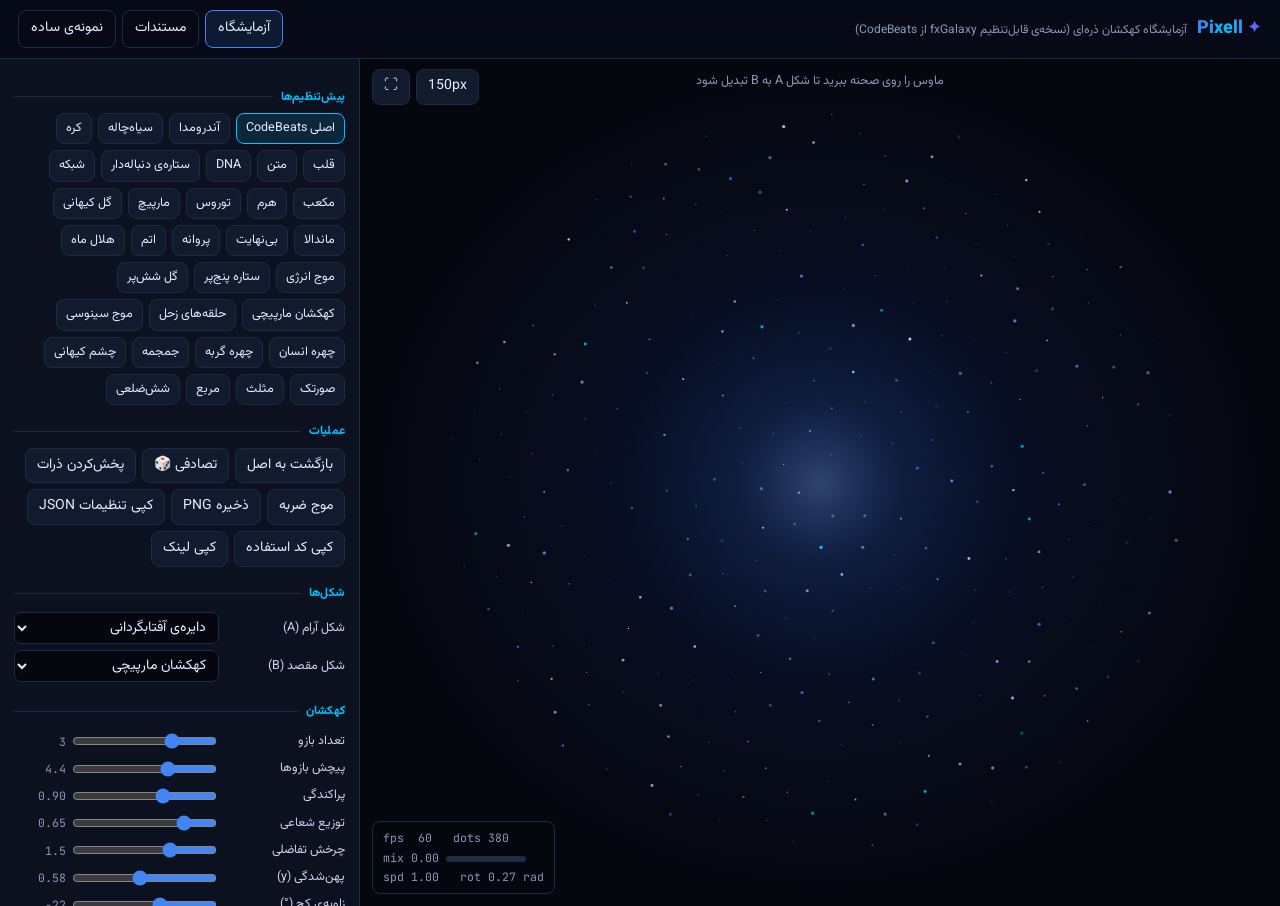
<file: index.html>
<!doctype html>
<html lang="fa" dir="rtl">
<head>
<meta charset="utf-8">
<meta name="viewport" content="width=device-width,initial-scale=1">
<title>Pixell Galaxy Lab</title>
<link rel="stylesheet" href="style.css">
</head>
<body>
<header class="top">
 <div class="brand"><span class="grad">✦ Pixell</span><small>آزمایشگاه کهکشان ذره‌ای (نسخه‌ی قابل‌تنظیم fxGalaxy از CodeBeats)</small></div>
 <nav><a class="on" href="index.html">آزمایشگاه</a><a href="docs.html">مستندات</a><a href="example.html">نمونه‌ی ساده</a></nav>
</header>

<main class="lab">
 <section class="stage" id="stage">
  <canvas id="cv" aria-label="انیمیشن کهکشان ذره‌ای"></canvas>
  <div class="hint" id="hint"></div>
  <div class="stage-tools">
   <button class="btn" id="b_size" title="نمایش در اندازه‌ی 150 پیکسلی CodeBeats">150px</button>
   <button class="btn" id="b_full" title="تمام‌صفحه">⛶</button>
  </div>
  <div class="hud" id="hud"></div>
 </section>

 <aside class="panel" id="panel">
  <h4>پیش‌تنظیم‌ها</h4>
  <div class="presets" id="presets"></div>
  <h4>عملیات</h4>
  <div class="actions">
   <button class="btn" id="b_reset">بازگشت به اصل</button>
   <button class="btn" id="b_random">تصادفی 🎲</button>
   <button class="btn" id="b_scramble">پخش‌کردن ذرات</button>
   <button class="btn" id="b_shock">موج ضربه</button>
   <button class="btn" id="b_png">ذخیره PNG</button>
   <button class="btn" id="b_json">کپی تنظیمات JSON</button>
   <button class="btn" id="b_embed">کپی کد استفاده</button>
   <button class="btn" id="b_link">کپی لینک</button>
  </div>
  <div id="controls"></div>
 </aside>
</main>
<div class="toast" id="toast"></div>

<script src="galaxy.js"></script>
<script src="playground.js"></script>
</body>
</html>
</file>
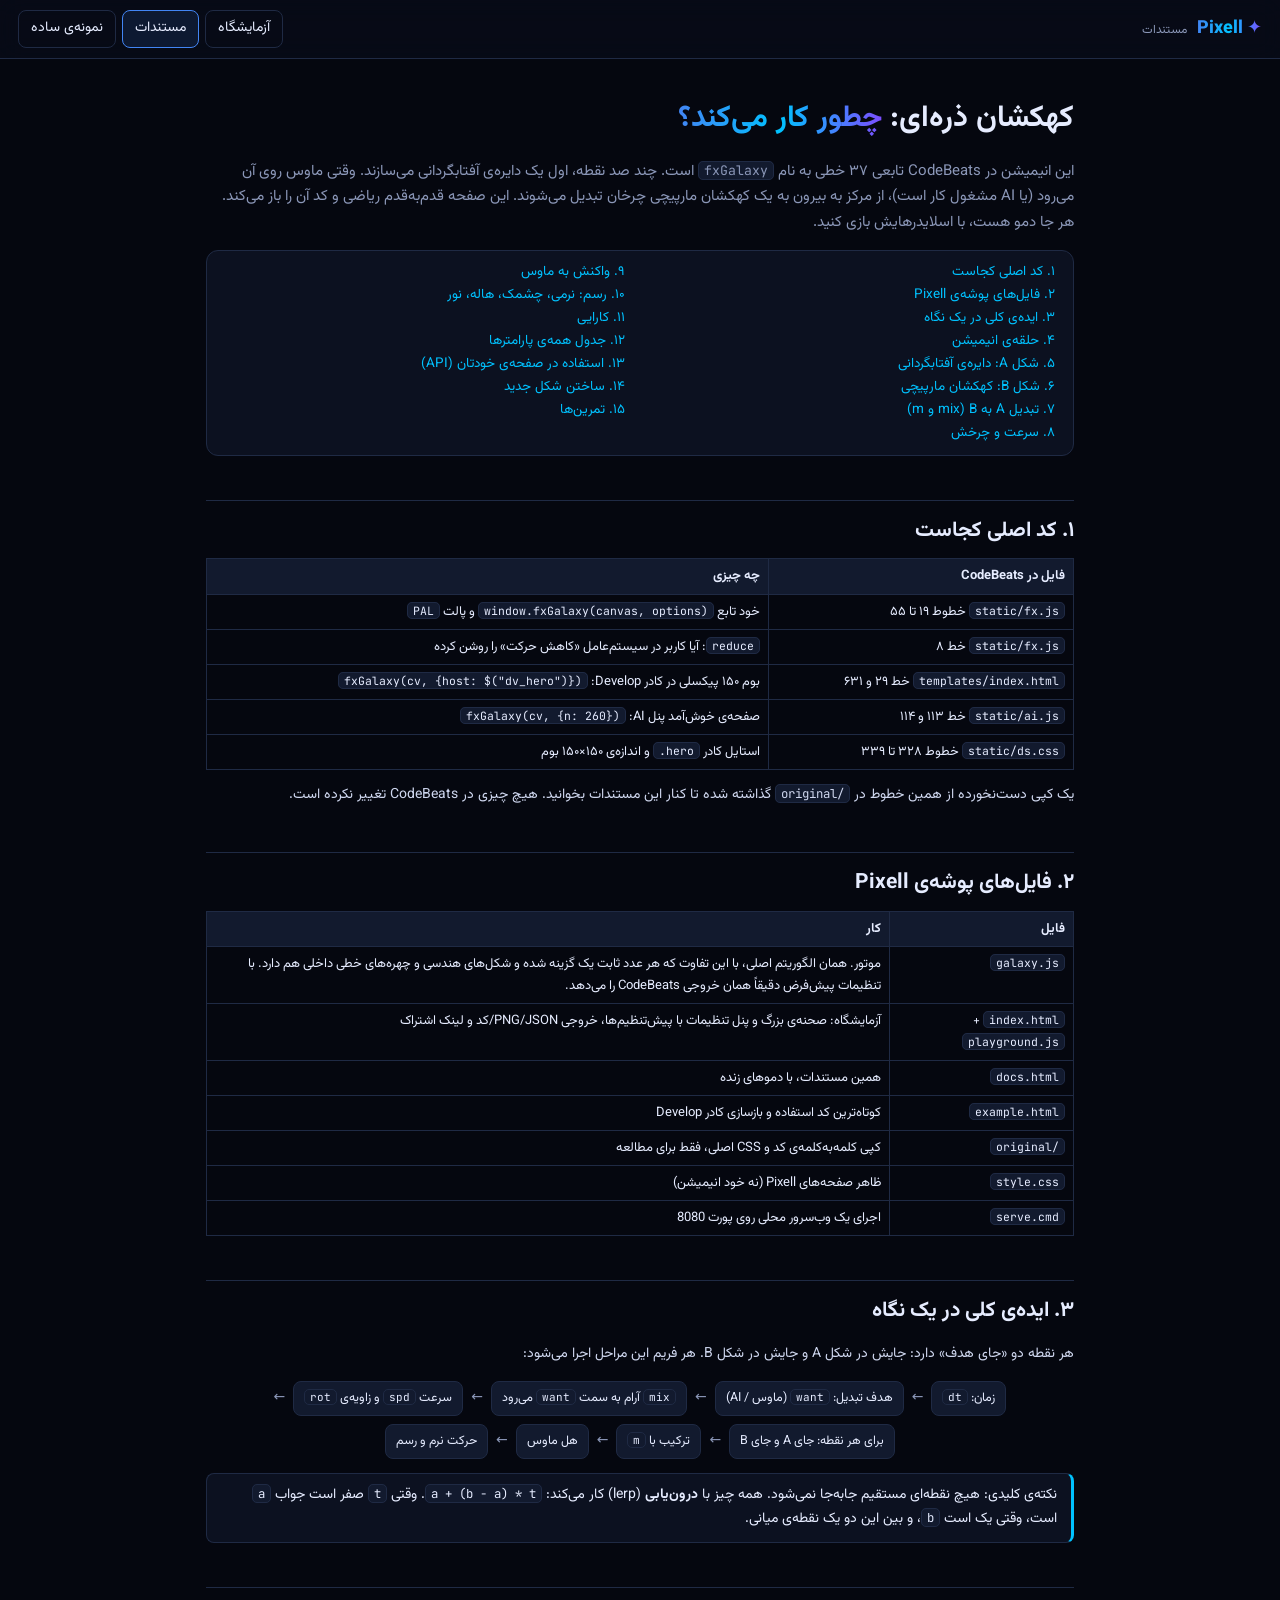
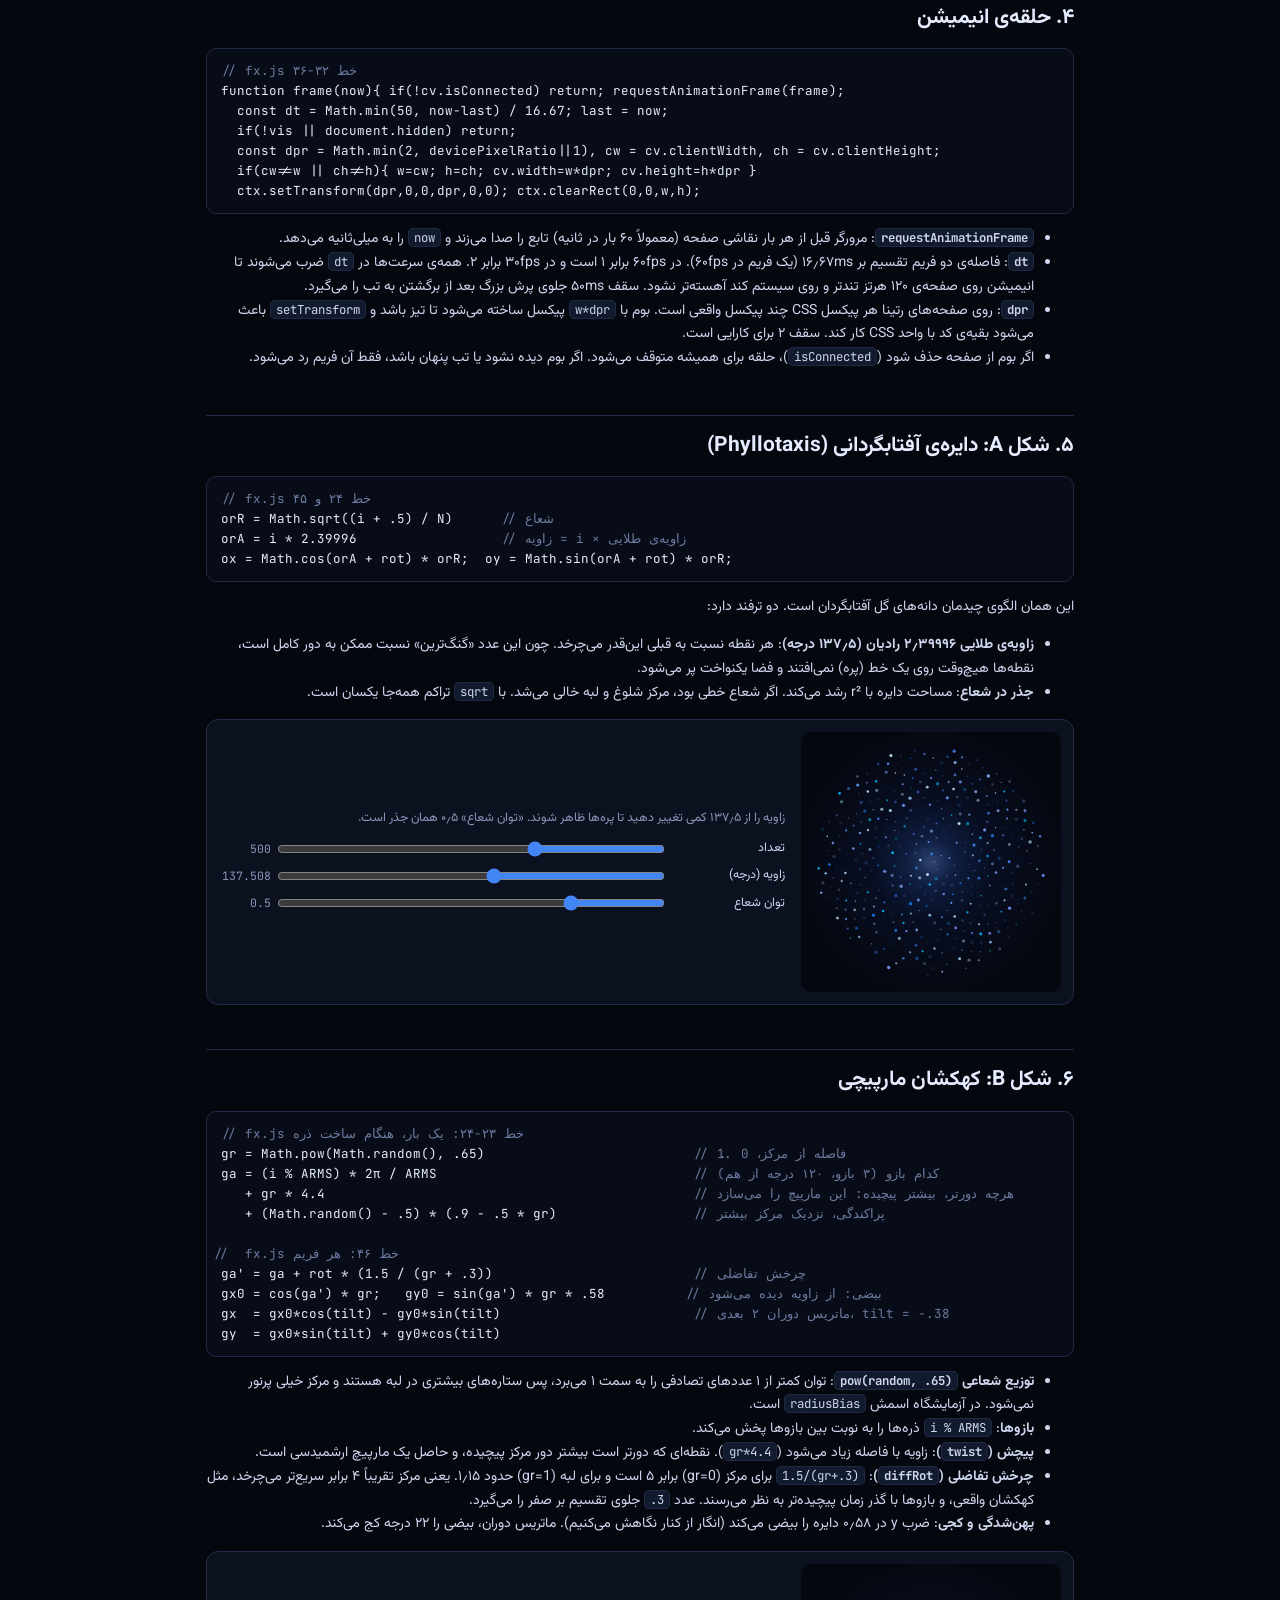
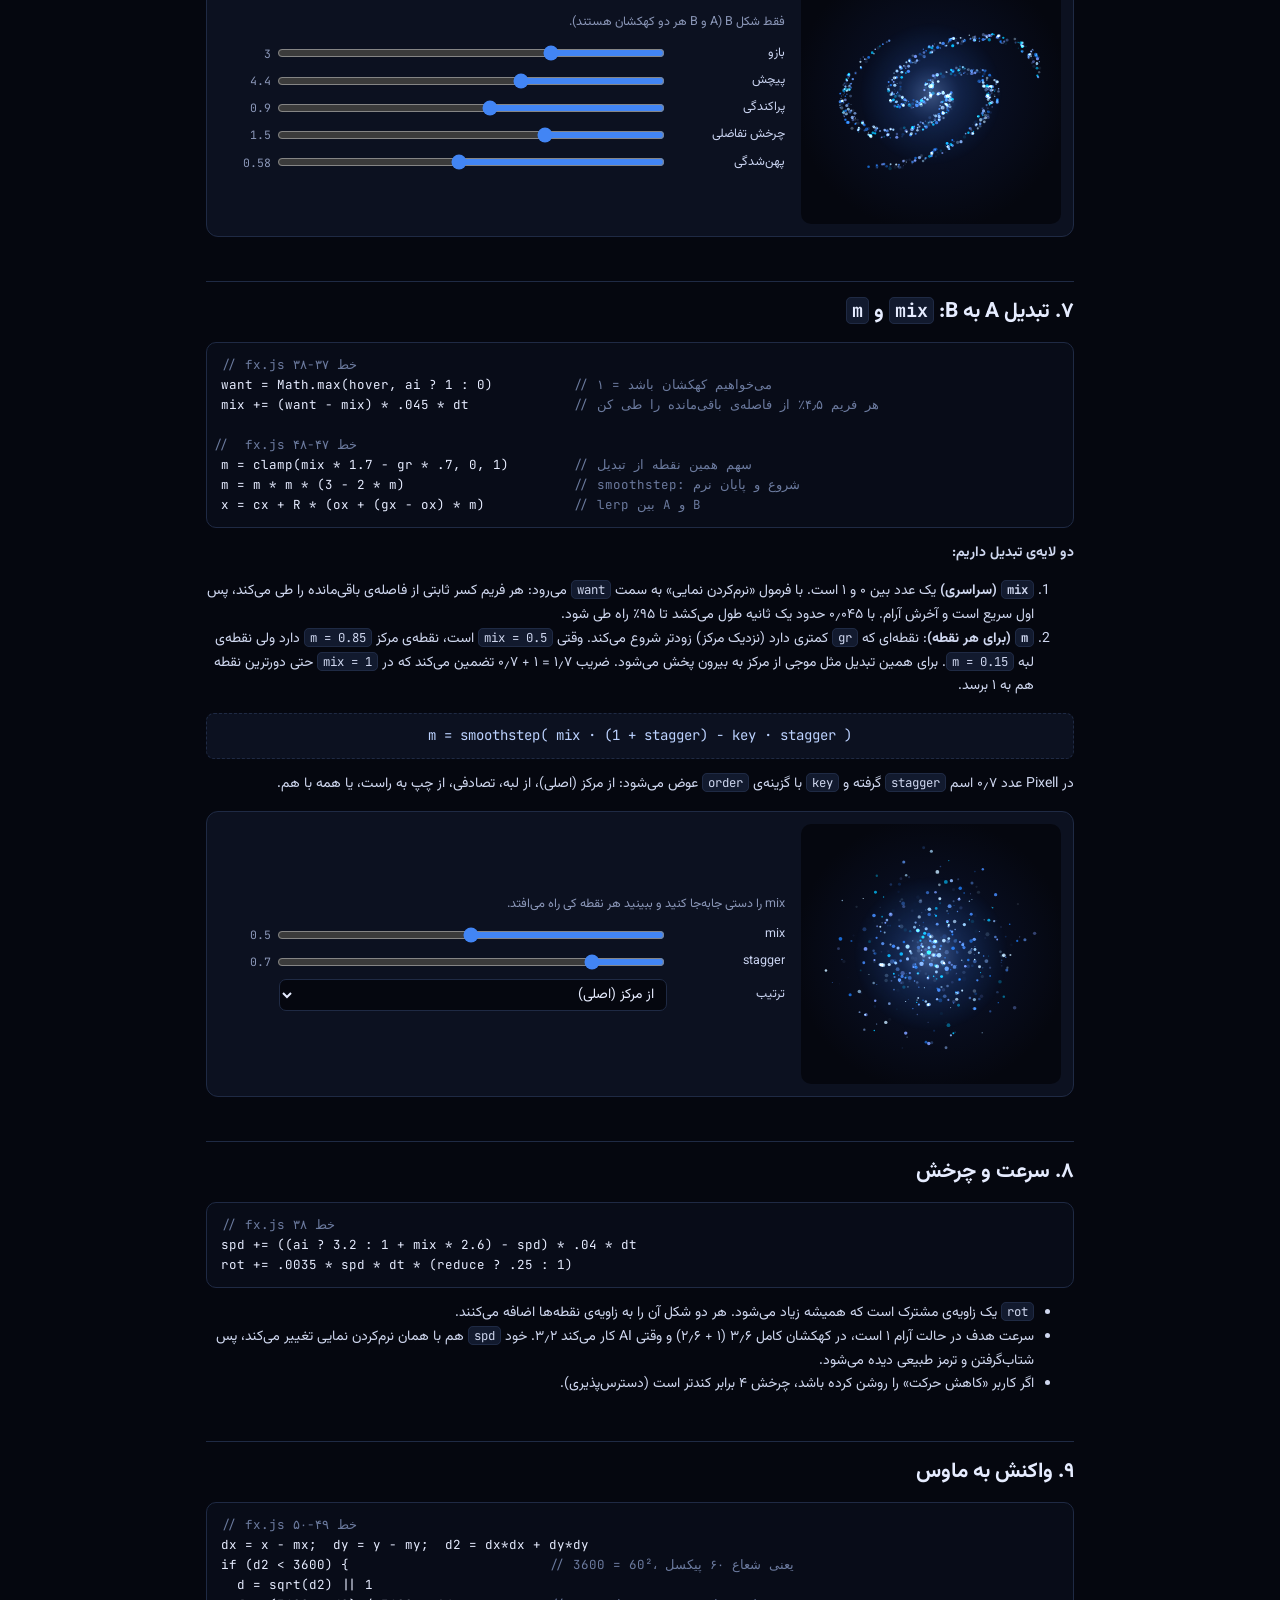
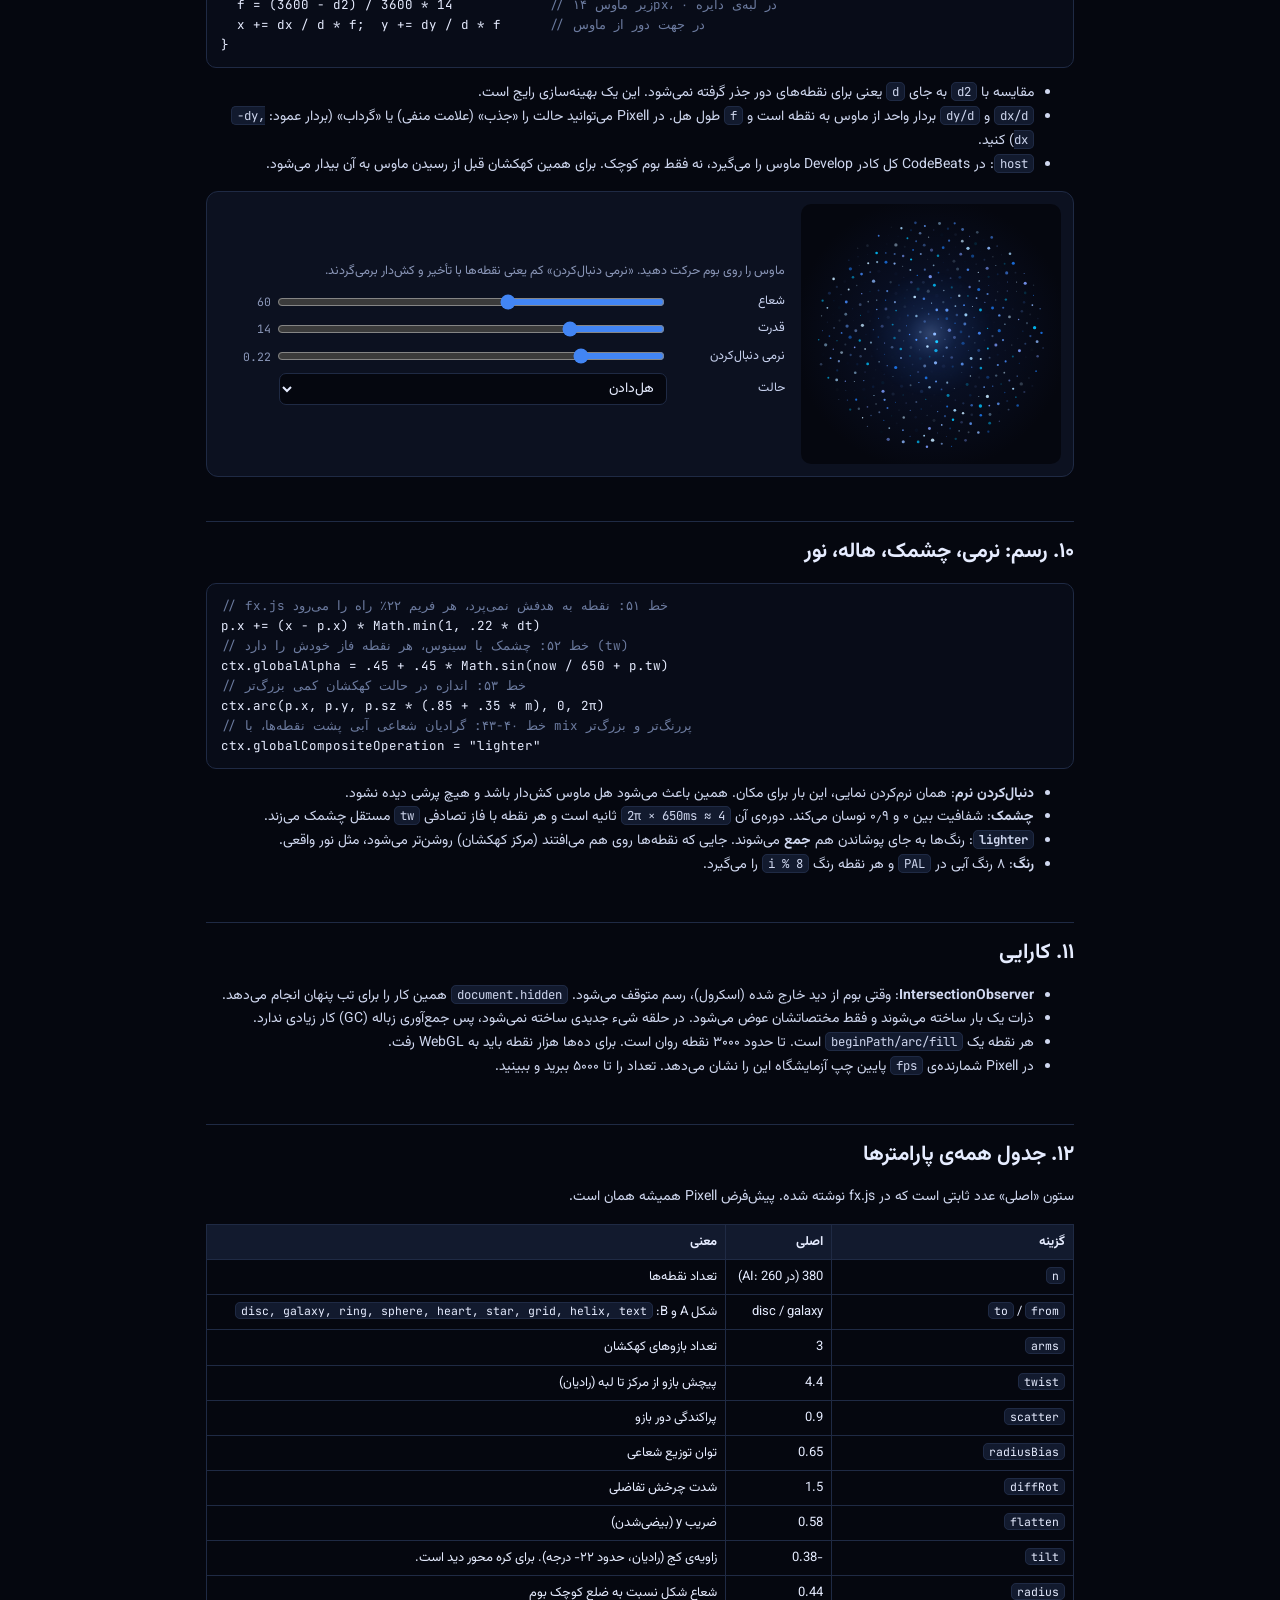
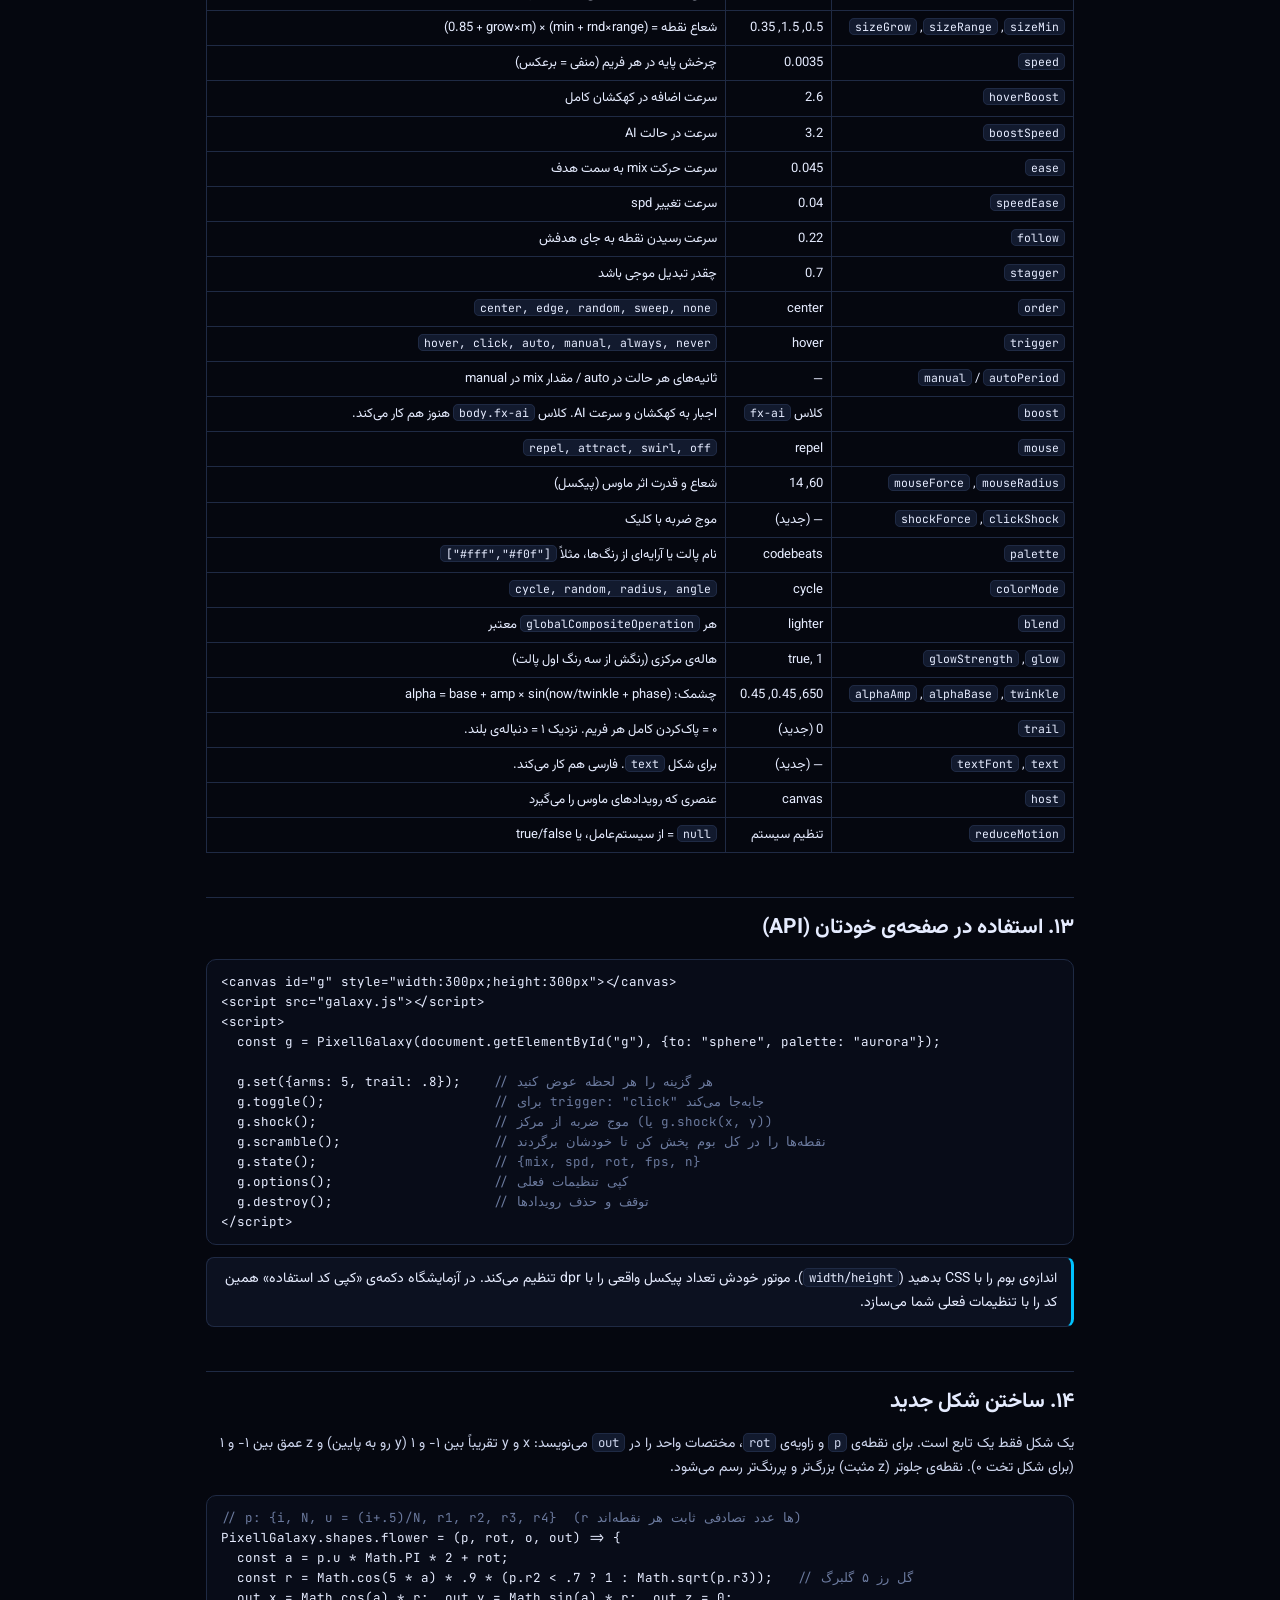
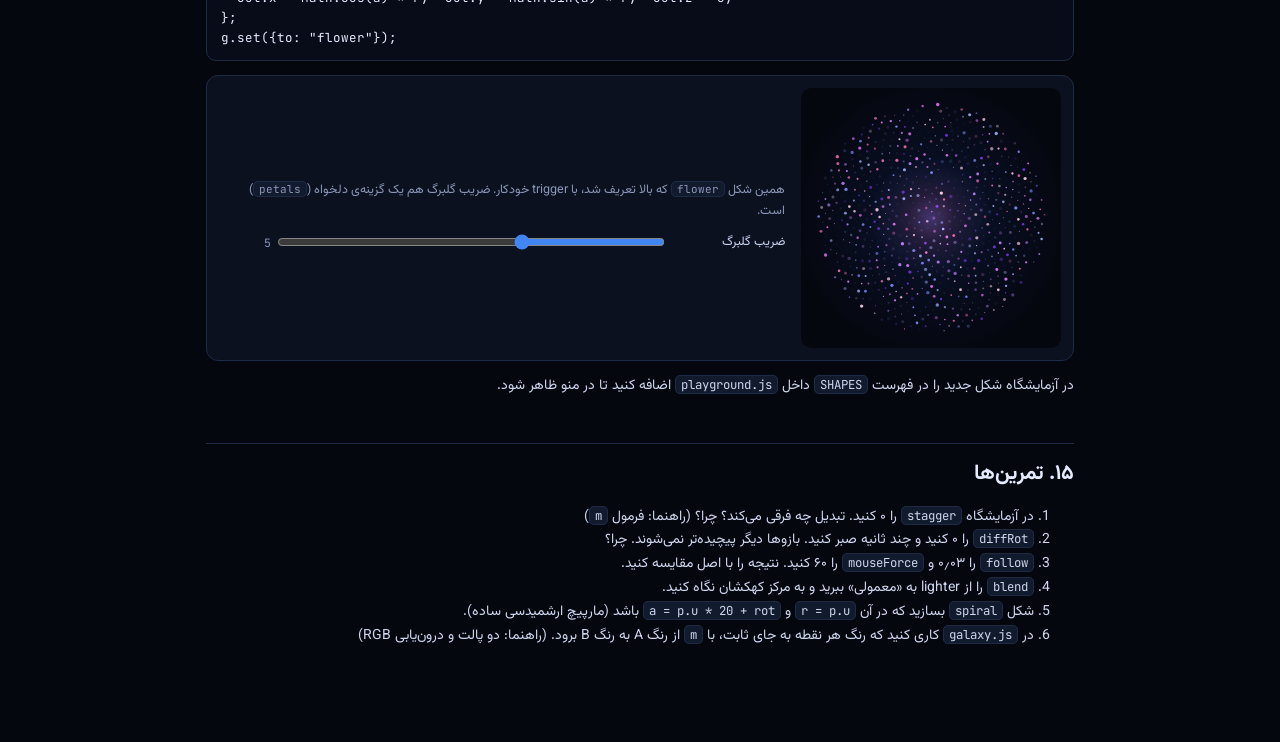
<file: docs.html>
<!doctype html>
<html lang="fa" dir="rtl">
<head>
<meta charset="utf-8">
<meta name="viewport" content="width=device-width,initial-scale=1">
<title>Pixell Galaxy Docs</title>
<link rel="stylesheet" href="style.css">
</head>
<body>
<header class="top">
 <div class="brand"><span class="grad">✦ Pixell</span><small>مستندات</small></div>
 <nav><a href="index.html">آزمایشگاه</a><a class="on" href="docs.html">مستندات</a><a href="example.html">نمونه‌ی ساده</a></nav>
</header>

<article class="doc">
<h1>کهکشان ذره‌ای: <span class="grad">چطور کار می‌کند؟</span></h1>
<p class="lead">این انیمیشن در CodeBeats تابعی ۳۷ خطی به نام <code>fxGalaxy</code> است. چند صد نقطه، اول یک دایره‌ی آفتابگردانی می‌سازند. وقتی ماوس روی آن می‌رود (یا AI مشغول کار است)، از مرکز به بیرون به یک کهکشان مارپیچی چرخان تبدیل می‌شوند. این صفحه قدم‌به‌قدم ریاضی و کد آن را باز می‌کند. هر جا دمو هست، با اسلایدرهایش بازی کنید.</p>

<div class="toc">
 <a href="#src">۱. کد اصلی کجاست</a><br>
 <a href="#files">۲. فایل‌های پوشه‌ی Pixell</a><br>
 <a href="#idea">۳. ایده‌ی کلی در یک نگاه</a><br>
 <a href="#loop">۴. حلقه‌ی انیمیشن</a><br>
 <a href="#disc">۵. شکل A: دایره‌ی آفتابگردانی</a><br>
 <a href="#galaxy">۶. شکل B: کهکشان مارپیچی</a><br>
 <a href="#morph">۷. تبدیل A به B (mix و m)</a><br>
 <a href="#speed">۸. سرعت و چرخش</a><br>
 <a href="#mouse">۹. واکنش به ماوس</a><br>
 <a href="#draw">۱۰. رسم: نرمی، چشمک، هاله، نور</a><br>
 <a href="#perf">۱۱. کارایی</a><br>
 <a href="#params">۱۲. جدول همه‌ی پارامترها</a><br>
 <a href="#api">۱۳. استفاده در صفحه‌ی خودتان (API)</a><br>
 <a href="#newshape">۱۴. ساختن شکل جدید</a><br>
 <a href="#ex">۱۵. تمرین‌ها</a>
</div>

<!-- ============================================================ -->
<h2 id="src">۱. کد اصلی کجاست</h2>
<table>
 <tr><th>فایل در CodeBeats</th><th>چه چیزی</th></tr>
 <tr><td><code>static/fx.js</code> خطوط ۱۹ تا ۵۵</td><td>خود تابع <code>window.fxGalaxy(canvas, options)</code> و پالت <code>PAL</code></td></tr>
 <tr><td><code>static/fx.js</code> خط ۸</td><td><code>reduce</code>: آیا کاربر در سیستم‌عامل «کاهش حرکت» را روشن کرده</td></tr>
 <tr><td><code>templates/index.html</code> خط ۲۹ و ۶۳۱</td><td>بوم ۱۵۰ پیکسلی در کادر Develop: <code>fxGalaxy(cv, {host: $("dv_hero")})</code></td></tr>
 <tr><td><code>static/ai.js</code> خط ۱۱۳ و ۱۱۴</td><td>صفحه‌ی خوش‌آمد پنل AI: <code>fxGalaxy(cv, {n: 260})</code></td></tr>
 <tr><td><code>static/ds.css</code> خطوط ۳۲۸ تا ۳۳۹</td><td>استایل کادر <code>.hero</code> و اندازه‌ی ۱۵۰×۱۵۰ بوم</td></tr>
</table>
<p>یک کپی دست‌نخورده از همین خطوط در <code>original/</code> گذاشته شده تا کنار این مستندات بخوانید. هیچ چیزی در CodeBeats تغییر نکرده است.</p>

<!-- ============================================================ -->
<h2 id="files">۲. فایل‌های پوشه‌ی Pixell</h2>
<table>
 <tr><th>فایل</th><th>کار</th></tr>
 <tr><td><code>galaxy.js</code></td><td>موتور. همان الگوریتم اصلی، با این تفاوت که هر عدد ثابت یک گزینه شده و شکل‌های هندسی و چهره‌های خطی داخلی هم دارد. با تنظیمات پیش‌فرض دقیقاً همان خروجی CodeBeats را می‌دهد.</td></tr>
 <tr><td><code>index.html</code> + <code>playground.js</code></td><td>آزمایشگاه: صحنه‌ی بزرگ و پنل تنظیمات با پیش‌تنظیم‌ها، خروجی PNG/JSON/کد و لینک اشتراک</td></tr>
 <tr><td><code>docs.html</code></td><td>همین مستندات، با دموهای زنده</td></tr>
 <tr><td><code>example.html</code></td><td>کوتاه‌ترین کد استفاده و بازسازی کادر Develop</td></tr>
 <tr><td><code>original/</code></td><td>کپی کلمه‌به‌کلمه‌ی کد و CSS اصلی، فقط برای مطالعه</td></tr>
 <tr><td><code>style.css</code></td><td>ظاهر صفحه‌های Pixell (نه خود انیمیشن)</td></tr>
 <tr><td><code>serve.cmd</code></td><td>اجرای یک وب‌سرور محلی روی پورت 8080</td></tr>
</table>

<!-- ============================================================ -->
<h2 id="idea">۳. ایده‌ی کلی در یک نگاه</h2>
<p>هر نقطه دو «جای هدف» دارد: جایش در شکل A و جایش در شکل B. هر فریم این مراحل اجرا می‌شود:</p>
<div class="flow">
 <span>زمان: <code>dt</code></span><b>←</b>
 <span>هدف تبدیل: <code>want</code> (ماوس / AI)</span><b>←</b>
 <span><code>mix</code> آرام به سمت <code>want</code> می‌رود</span><b>←</b>
 <span>سرعت <code>spd</code> و زاویه‌ی <code>rot</code></span><b>←</b>
 <span>برای هر نقطه: جای A و جای B</span><b>←</b>
 <span>ترکیب با <code>m</code></span><b>←</b>
 <span>هل ماوس</span><b>←</b>
 <span>حرکت نرم و رسم</span>
</div>
<div class="note">نکته‌ی کلیدی: هیچ نقطه‌ای مستقیم جابه‌جا نمی‌شود. همه چیز با <b>درون‌یابی</b> (lerp) کار می‌کند: <code>a + (b - a) * t</code>. وقتی <code>t</code> صفر است جواب <code>a</code> است، وقتی یک است <code>b</code>، و بین این دو یک نقطه‌ی میانی.</div>

<!-- ============================================================ -->
<h2 id="loop">۴. حلقه‌ی انیمیشن</h2>
<pre><span class="c">// fx.js خط ۳۲-۳۶</span>
function frame(now){ if(!cv.isConnected) return; requestAnimationFrame(frame);
  const dt = Math.min(50, now-last) / 16.67; last = now;
  if(!vis || document.hidden) return;
  const dpr = Math.min(2, devicePixelRatio||1), cw = cv.clientWidth, ch = cv.clientHeight;
  if(cw!=w || ch!=h){ w=cw; h=ch; cv.width=w*dpr; cv.height=h*dpr }
  ctx.setTransform(dpr,0,0,dpr,0,0); ctx.clearRect(0,0,w,h);</pre>
<ul>
 <li><b><code>requestAnimationFrame</code></b>: مرورگر قبل از هر بار نقاشی صفحه (معمولاً ۶۰ بار در ثانیه) تابع را صدا می‌زند و <code>now</code> را به میلی‌ثانیه می‌دهد.</li>
 <li><b><code>dt</code></b>: فاصله‌ی دو فریم تقسیم بر ۱۶٫۶۷ms (یک فریم در ۶۰fps). در ۶۰fps برابر ۱ است و در ۳۰fps برابر ۲. همه‌ی سرعت‌ها در <code>dt</code> ضرب می‌شوند تا انیمیشن روی صفحه‌ی ۱۲۰ هرتز تندتر و روی سیستم کند آهسته‌تر نشود. سقف ۵۰ms جلوی پرش بزرگ بعد از برگشتن به تب را می‌گیرد.</li>
 <li><b><code>dpr</code></b>: روی صفحه‌های رتینا هر پیکسل CSS چند پیکسل واقعی است. بوم با <code>w*dpr</code> پیکسل ساخته می‌شود تا تیز باشد و <code>setTransform</code> باعث می‌شود بقیه‌ی کد با واحد CSS کار کند. سقف ۲ برای کارایی است.</li>
 <li>اگر بوم از صفحه حذف شود (<code>isConnected</code>)، حلقه برای همیشه متوقف می‌شود. اگر بوم دیده نشود یا تب پنهان باشد، فقط آن فریم رد می‌شود.</li>
</ul>

<!-- ============================================================ -->
<h2 id="disc">۵. شکل A: دایره‌ی آفتابگردانی (Phyllotaxis)</h2>
<pre><span class="c">// fx.js خط ۲۴ و ۴۵</span>
orR = Math.sqrt((i + .5) / N)      <span class="c">// شعاع</span>
orA = i * 2.39996                  <span class="c">// زاویه = i × زاویه‌ی طلایی</span>
ox = Math.cos(orA + rot) * orR;  oy = Math.sin(orA + rot) * orR;</pre>
<p>این همان الگوی چیدمان دانه‌های گل آفتابگردان است. دو ترفند دارد:</p>
<ul>
 <li><b>زاویه‌ی طلایی ۲٫۳۹۹۹۶ رادیان (۱۳۷٫۵ درجه)</b>: هر نقطه نسبت به قبلی این‌قدر می‌چرخد. چون این عدد «گنگ‌ترین» نسبت ممکن به دور کامل است، نقطه‌ها هیچ‌وقت روی یک خط (پره) نمی‌افتند و فضا یکنواخت پر می‌شود.</li>
 <li><b>جذر در شعاع</b>: مساحت دایره با r² رشد می‌کند. اگر شعاع خطی بود، مرکز شلوغ و لبه خالی می‌شد. با <code>sqrt</code> تراکم همه‌جا یکسان است.</li>
</ul>
<div class="demo" id="d1"><canvas></canvas><div><div class="cap">زاویه را از ۱۳۷٫۵ کمی تغییر دهید تا پره‌ها ظاهر شوند. «توان شعاع» ۰٫۵ همان جذر است.</div></div></div>

<!-- ============================================================ -->
<h2 id="galaxy">۶. شکل B: کهکشان مارپیچی</h2>
<pre><span class="c">// fx.js خط ۲۳-۲۴: یک بار، هنگام ساخت ذره</span>
gr = Math.pow(Math.random(), .65)                          <span class="c">// فاصله از مرکز، 0..1</span>
ga = (i % ARMS) * 2π / ARMS                                <span class="c">// کدام بازو (۳ بازو، ۱۲۰ درجه از هم)</span>
   + gr * 4.4                                              <span class="c">// هرچه دورتر، بیشتر پیچیده: این مارپیچ را می‌سازد</span>
   + (Math.random() - .5) * (.9 - .5 * gr)                 <span class="c">// پراکندگی، نزدیک مرکز بیشتر</span>

<span class="c">// fx.js خط ۴۶: هر فریم</span>
ga' = ga + rot * (1.5 / (gr + .3))                         <span class="c">// چرخش تفاضلی</span>
gx0 = cos(ga') * gr;   gy0 = sin(ga') * gr * .58          <span class="c">// بیضی: از زاویه دیده می‌شود</span>
gx  = gx0*cos(tilt) - gy0*sin(tilt)                        <span class="c">// ماتریس دوران ۲ بعدی، tilt = -.38</span>
gy  = gx0*sin(tilt) + gy0*cos(tilt)</pre>
<ul>
 <li><b>توزیع شعاعی <code>pow(random, .65)</code></b>: توان کمتر از ۱ عددهای تصادفی را به سمت ۱ می‌برد، پس ستاره‌های بیشتری در لبه هستند و مرکز خیلی پرنور نمی‌شود. در آزمایشگاه اسمش <code>radiusBias</code> است.</li>
 <li><b>بازوها</b>: <code>i % ARMS</code> ذره‌ها را به نوبت بین بازوها پخش می‌کند.</li>
 <li><b>پیچش (<code>twist</code>)</b>: زاویه با فاصله زیاد می‌شود (<code>gr*4.4</code>). نقطه‌ای که دورتر است بیشتر دور مرکز پیچیده، و حاصل یک مارپیچ ارشمیدسی است.</li>
 <li><b>چرخش تفاضلی (<code>diffRot</code>)</b>: <code>1.5/(gr+.3)</code> برای مرکز (gr=0) برابر ۵ است و برای لبه (gr=1) حدود ۱٫۱۵. یعنی مرکز تقریباً ۴ برابر سریع‌تر می‌چرخد، مثل کهکشان واقعی، و بازوها با گذر زمان پیچیده‌تر به نظر می‌رسند. عدد <code>.3</code> جلوی تقسیم بر صفر را می‌گیرد.</li>
 <li><b>پهن‌شدگی و کجی</b>: ضرب y در ۰٫۵۸ دایره را بیضی می‌کند (انگار از کنار نگاهش می‌کنیم). ماتریس دوران، بیضی را ۲۲ درجه کج می‌کند.</li>
</ul>
<div class="demo" id="d2"><canvas></canvas><div><div class="cap">فقط شکل B (A و B هر دو کهکشان هستند).</div></div></div>

<!-- ============================================================ -->
<h2 id="morph">۷. تبدیل A به B: <code>mix</code> و <code>m</code></h2>
<pre><span class="c">// fx.js خط ۳۷-۳۸</span>
want = Math.max(hover, ai ? 1 : 0)          <span class="c">// ۱ = می‌خواهیم کهکشان باشد</span>
mix += (want - mix) * .045 * dt             <span class="c">// هر فریم ۴٫۵٪ از فاصله‌ی باقی‌مانده را طی کن</span>

<span class="c">// fx.js خط ۴۷-۴۸</span>
m = clamp(mix * 1.7 - gr * .7, 0, 1)        <span class="c">// سهم همین نقطه از تبدیل</span>
m = m * m * (3 - 2 * m)                     <span class="c">// smoothstep: شروع و پایان نرم</span>
x = cx + R * (ox + (gx - ox) * m)           <span class="c">// lerp بین A و B</span></pre>
<p><b>دو لایه‌ی تبدیل داریم:</b></p>
<ol>
 <li><b><code>mix</code> (سراسری)</b> یک عدد بین ۰ و ۱ است. با فرمول «نرم‌کردن نمایی» به سمت <code>want</code> می‌رود: هر فریم کسر ثابتی از فاصله‌ی باقی‌مانده را طی می‌کند، پس اول سریع است و آخرش آرام. با ۰٫۰۴۵ حدود یک ثانیه طول می‌کشد تا ۹۵٪ راه طی شود.</li>
 <li><b><code>m</code> (برای هر نقطه)</b>: نقطه‌ای که <code>gr</code> کمتری دارد (نزدیک مرکز) زودتر شروع می‌کند. وقتی <code>mix = 0.5</code> است، نقطه‌ی مرکز <code>m = 0.85</code> دارد ولی نقطه‌ی لبه <code>m = 0.15</code>. برای همین تبدیل مثل موجی از مرکز به بیرون پخش می‌شود. ضریب ۱٫۷ = ۱ + ۰٫۷ تضمین می‌کند که در <code>mix = 1</code> حتی دورترین نقطه هم به ۱ برسد.</li>
</ol>
<div class="formula">m = smoothstep( mix · (1 + stagger) − key · stagger )</div>
<p>در Pixell عدد ۰٫۷ اسم <code>stagger</code> گرفته و <code>key</code> با گزینه‌ی <code>order</code> عوض می‌شود: از مرکز (اصلی)، از لبه، تصادفی، از چپ به راست، یا همه با هم.</p>
<div class="demo" id="d3"><canvas></canvas><div><div class="cap">mix را دستی جابه‌جا کنید و ببینید هر نقطه کی راه می‌افتد.</div></div></div>

<!-- ============================================================ -->
<h2 id="speed">۸. سرعت و چرخش</h2>
<pre><span class="c">// fx.js خط ۳۸</span>
spd += ((ai ? 3.2 : 1 + mix * 2.6) - spd) * .04 * dt
rot += .0035 * spd * dt * (reduce ? .25 : 1)</pre>
<ul>
 <li><code>rot</code> یک زاویه‌ی مشترک است که همیشه زیاد می‌شود. هر دو شکل آن را به زاویه‌ی نقطه‌ها اضافه می‌کنند.</li>
 <li>سرعت هدف در حالت آرام ۱ است، در کهکشان کامل ۳٫۶ (۱ + ۲٫۶) و وقتی AI کار می‌کند ۳٫۲. خود <code>spd</code> هم با همان نرم‌کردن نمایی تغییر می‌کند، پس شتاب‌گرفتن و ترمز طبیعی دیده می‌شود.</li>
 <li>اگر کاربر «کاهش حرکت» را روشن کرده باشد، چرخش ۴ برابر کندتر است (دسترس‌پذیری).</li>
</ul>

<!-- ============================================================ -->
<h2 id="mouse">۹. واکنش به ماوس</h2>
<pre><span class="c">// fx.js خط ۴۹-۵۰</span>
dx = x - mx;  dy = y - my;  d2 = dx*dx + dy*dy
if (d2 < 3600) {                         <span class="c">// 3600 = 60²، یعنی شعاع ۶۰ پیکسل</span>
  d = sqrt(d2) || 1
  f = (3600 - d2) / 3600 * 14            <span class="c">// زیر ماوس ۱۴px، در لبه‌ی دایره ۰</span>
  x += dx / d * f;  y += dy / d * f      <span class="c">// در جهت دور از ماوس</span>
}</pre>
<ul>
 <li>مقایسه با <code>d2</code> به جای <code>d</code> یعنی برای نقطه‌های دور جذر گرفته نمی‌شود. این یک بهینه‌سازی رایج است.</li>
 <li><code>dx/d</code> و <code>dy/d</code> بردار واحد از ماوس به نقطه است و <code>f</code> طول هل. در Pixell می‌توانید حالت را «جذب» (علامت منفی) یا «گرداب» (بردار عمود: <code>-dy, dx</code>) کنید.</li>
 <li><code>host</code>: در CodeBeats کل کادر Develop ماوس را می‌گیرد، نه فقط بوم کوچک. برای همین کهکشان قبل از رسیدن ماوس به آن بیدار می‌شود.</li>
</ul>
<div class="demo" id="d4"><canvas></canvas><div><div class="cap">ماوس را روی بوم حرکت دهید. «نرمی دنبال‌کردن» کم یعنی نقطه‌ها با تأخیر و کش‌دار برمی‌گردند.</div></div></div>

<!-- ============================================================ -->
<h2 id="draw">۱۰. رسم: نرمی، چشمک، هاله، نور</h2>
<pre><span class="c">// fx.js خط ۵۱: نقطه به هدفش نمی‌پرد، هر فریم ۲۲٪ راه را می‌رود</span>
p.x += (x - p.x) * Math.min(1, .22 * dt)
<span class="c">// خط ۵۲: چشمک با سینوس، هر نقطه فاز خودش را دارد (tw)</span>
ctx.globalAlpha = .45 + .45 * Math.sin(now / 650 + p.tw)
<span class="c">// خط ۵۳: اندازه در حالت کهکشان کمی بزرگ‌تر</span>
ctx.arc(p.x, p.y, p.sz * (.85 + .35 * m), 0, 2π)
<span class="c">// خط ۴۰-۴۳: گرادیان شعاعی آبی پشت نقطه‌ها، با mix پررنگ‌تر و بزرگ‌تر</span>
ctx.globalCompositeOperation = "lighter"</pre>
<ul>
 <li><b>دنبال‌کردن نرم</b>: همان نرم‌کردن نمایی، این بار برای مکان. همین باعث می‌شود هل ماوس کش‌دار باشد و هیچ پرشی دیده نشود.</li>
 <li><b>چشمک</b>: شفافیت بین ۰ و ۰٫۹ نوسان می‌کند. دوره‌ی آن <code>2π × 650ms ≈ 4</code> ثانیه است و هر نقطه با فاز تصادفی <code>tw</code> مستقل چشمک می‌زند.</li>
 <li><b><code>lighter</code></b>: رنگ‌ها به جای پوشاندن هم <b>جمع</b> می‌شوند. جایی که نقطه‌ها روی هم می‌افتند (مرکز کهکشان) روشن‌تر می‌شود، مثل نور واقعی.</li>
 <li><b>رنگ</b>: ۸ رنگ آبی در <code>PAL</code> و هر نقطه رنگ <code>i % 8</code> را می‌گیرد.</li>
</ul>

<!-- ============================================================ -->
<h2 id="perf">۱۱. کارایی</h2>
<ul>
 <li><b>IntersectionObserver</b>: وقتی بوم از دید خارج شده (اسکرول)، رسم متوقف می‌شود. <code>document.hidden</code> همین کار را برای تب پنهان انجام می‌دهد.</li>
 <li>ذرات یک بار ساخته می‌شوند و فقط مختصاتشان عوض می‌شود. در حلقه شیء جدیدی ساخته نمی‌شود، پس جمع‌آوری زباله (GC) کار زیادی ندارد.</li>
 <li>هر نقطه یک <code>beginPath/arc/fill</code> است. تا حدود ۳۰۰۰ نقطه روان است. برای ده‌ها هزار نقطه باید به WebGL رفت.</li>
 <li>در Pixell شمارنده‌ی <code>fps</code> پایین چپ آزمایشگاه این را نشان می‌دهد. تعداد را تا ۵۰۰۰ ببرید و ببینید.</li>
</ul>

<!-- ============================================================ -->
<h2 id="params">۱۲. جدول همه‌ی پارامترها</h2>
<p>ستون «اصلی» عدد ثابتی است که در fx.js نوشته شده. پیش‌فرض Pixell همیشه همان است.</p>
<table>
 <tr><th>گزینه</th><th>اصلی</th><th>معنی</th></tr>
 <tr><td><code>n</code></td><td>380 (در AI: 260)</td><td>تعداد نقطه‌ها</td></tr>
 <tr><td><code>from</code> / <code>to</code></td><td>disc / galaxy</td><td>شکل A و B: <code>disc, galaxy, ring, sphere, heart, star, grid, helix, text</code></td></tr>
 <tr><td><code>arms</code></td><td>3</td><td>تعداد بازوهای کهکشان</td></tr>
 <tr><td><code>twist</code></td><td>4.4</td><td>پیچش بازو از مرکز تا لبه (رادیان)</td></tr>
 <tr><td><code>scatter</code></td><td>0.9</td><td>پراکندگی دور بازو</td></tr>
 <tr><td><code>radiusBias</code></td><td>0.65</td><td>توان توزیع شعاعی</td></tr>
 <tr><td><code>diffRot</code></td><td>1.5</td><td>شدت چرخش تفاضلی</td></tr>
 <tr><td><code>flatten</code></td><td>0.58</td><td>ضریب y (بیضی‌شدن)</td></tr>
 <tr><td><code>tilt</code></td><td>-0.38</td><td>زاویه‌ی کج (رادیان، حدود ۲۲- درجه). برای کره محور دید است.</td></tr>
 <tr><td><code>radius</code></td><td>0.44</td><td>شعاع شکل نسبت به ضلع کوچک بوم</td></tr>
 <tr><td><code>sizeMin</code>, <code>sizeRange</code>, <code>sizeGrow</code></td><td>0.5, 1.5, 0.35</td><td>شعاع نقطه = (min + rnd×range) × (0.85 + grow×m)</td></tr>
 <tr><td><code>speed</code></td><td>0.0035</td><td>چرخش پایه در هر فریم (منفی = برعکس)</td></tr>
 <tr><td><code>hoverBoost</code></td><td>2.6</td><td>سرعت اضافه در کهکشان کامل</td></tr>
 <tr><td><code>boostSpeed</code></td><td>3.2</td><td>سرعت در حالت AI</td></tr>
 <tr><td><code>ease</code></td><td>0.045</td><td>سرعت حرکت mix به سمت هدف</td></tr>
 <tr><td><code>speedEase</code></td><td>0.04</td><td>سرعت تغییر spd</td></tr>
 <tr><td><code>follow</code></td><td>0.22</td><td>سرعت رسیدن نقطه به جای هدفش</td></tr>
 <tr><td><code>stagger</code></td><td>0.7</td><td>چقدر تبدیل موجی باشد</td></tr>
 <tr><td><code>order</code></td><td>center</td><td><code>center, edge, random, sweep, none</code></td></tr>
 <tr><td><code>trigger</code></td><td>hover</td><td><code>hover, click, auto, manual, always, never</code></td></tr>
 <tr><td><code>autoPeriod</code> / <code>manual</code></td><td>—</td><td>ثانیه‌های هر حالت در auto / مقدار mix در manual</td></tr>
 <tr><td><code>boost</code></td><td>کلاس <code>fx-ai</code></td><td>اجبار به کهکشان و سرعت AI. کلاس <code>body.fx-ai</code> هنوز هم کار می‌کند.</td></tr>
 <tr><td><code>mouse</code></td><td>repel</td><td><code>repel, attract, swirl, off</code></td></tr>
 <tr><td><code>mouseRadius</code>, <code>mouseForce</code></td><td>60, 14</td><td>شعاع و قدرت اثر ماوس (پیکسل)</td></tr>
 <tr><td><code>clickShock</code>, <code>shockForce</code></td><td>— (جدید)</td><td>موج ضربه با کلیک</td></tr>
 <tr><td><code>palette</code></td><td>codebeats</td><td>نام پالت یا آرایه‌ای از رنگ‌ها، مثلاً <code>["#fff","#f0f"]</code></td></tr>
 <tr><td><code>colorMode</code></td><td>cycle</td><td><code>cycle, random, radius, angle</code></td></tr>
 <tr><td><code>blend</code></td><td>lighter</td><td>هر <code>globalCompositeOperation</code> معتبر</td></tr>
 <tr><td><code>glow</code>, <code>glowStrength</code></td><td>true, 1</td><td>هاله‌ی مرکزی (رنگش از سه رنگ اول پالت)</td></tr>
 <tr><td><code>twinkle</code>, <code>alphaBase</code>, <code>alphaAmp</code></td><td>650, 0.45, 0.45</td><td>چشمک: alpha = base + amp × sin(now/twinkle + phase)</td></tr>
 <tr><td><code>trail</code></td><td>0 (جدید)</td><td>۰ = پاک‌کردن کامل هر فریم. نزدیک ۱ = دنباله‌ی بلند.</td></tr>
 <tr><td><code>text</code>, <code>textFont</code></td><td>— (جدید)</td><td>برای شکل <code>text</code>. فارسی هم کار می‌کند.</td></tr>
 <tr><td><code>host</code></td><td>canvas</td><td>عنصری که رویدادهای ماوس را می‌گیرد</td></tr>
 <tr><td><code>reduceMotion</code></td><td>تنظیم سیستم</td><td><code>null</code> = از سیستم‌عامل، یا true/false</td></tr>
</table>

<!-- ============================================================ -->
<h2 id="api">۱۳. استفاده در صفحه‌ی خودتان (API)</h2>
<pre>&lt;canvas id="g" style="width:300px;height:300px"&gt;&lt;/canvas&gt;
&lt;script src="galaxy.js"&gt;&lt;/script&gt;
&lt;script&gt;
  const g = PixellGalaxy(document.getElementById("g"), {to: "sphere", palette: "aurora"});

  g.set({arms: 5, trail: .8});    <span class="c">// هر گزینه را هر لحظه عوض کنید</span>
  g.toggle();                     <span class="c">// برای trigger: "click" جابه‌جا می‌کند</span>
  g.shock();                      <span class="c">// موج ضربه از مرکز (یا g.shock(x, y))</span>
  g.scramble();                   <span class="c">// نقطه‌ها را در کل بوم پخش کن تا خودشان برگردند</span>
  g.state();                      <span class="c">// {mix, spd, rot, fps, n}</span>
  g.options();                    <span class="c">// کپی تنظیمات فعلی</span>
  g.destroy();                    <span class="c">// توقف و حذف رویدادها</span>
&lt;/script&gt;</pre>
<div class="note">اندازه‌ی بوم را با CSS بدهید (<code>width/height</code>). موتور خودش تعداد پیکسل واقعی را با dpr تنظیم می‌کند. در آزمایشگاه دکمه‌ی «کپی کد استفاده» همین کد را با تنظیمات فعلی شما می‌سازد.</div>

<!-- ============================================================ -->
<h2 id="newshape">۱۴. ساختن شکل جدید</h2>
<p>یک شکل فقط یک تابع است. برای نقطه‌ی <code>p</code> و زاویه‌ی <code>rot</code>، مختصات واحد را در <code>out</code> می‌نویسد: x و y تقریباً بین ۱- و ۱ (y رو به پایین) و z عمق بین ۱- و ۱ (برای شکل تخت ۰). نقطه‌ی جلوتر (z مثبت) بزرگ‌تر و پررنگ‌تر رسم می‌شود.</p>
<pre><span class="c">// p: {i, N, u = (i+.5)/N, r1, r2, r3, r4}  (r ها عدد تصادفی ثابت هر نقطه‌اند)</span>
PixellGalaxy.shapes.flower = (p, rot, o, out) => {
  const a = p.u * Math.PI * 2 + rot;
  const r = Math.cos(5 * a) * .9 * (p.r2 < .7 ? 1 : Math.sqrt(p.r3));   <span class="c">// گل رز ۵ گلبرگ</span>
  out.x = Math.cos(a) * r;  out.y = Math.sin(a) * r;  out.z = 0;
};
g.set({to: "flower"});</pre>
<div class="demo" id="d5"><canvas></canvas><div><div class="cap">همین شکل <code>flower</code> که بالا تعریف شد، با trigger خودکار. ضریب گلبرگ هم یک گزینه‌ی دلخواه (<code>petals</code>) است.</div></div></div>
<p>در آزمایشگاه شکل جدید را در فهرست <code>SHAPES</code> داخل <code>playground.js</code> اضافه کنید تا در منو ظاهر شود.</p>

<!-- ============================================================ -->
<h2 id="ex">۱۵. تمرین‌ها</h2>
<ol>
 <li>در آزمایشگاه <code>stagger</code> را ۰ کنید. تبدیل چه فرقی می‌کند؟ چرا؟ (راهنما: فرمول <code>m</code>)</li>
 <li><code>diffRot</code> را ۰ کنید و چند ثانیه صبر کنید. بازوها دیگر پیچیده‌تر نمی‌شوند. چرا؟</li>
 <li><code>follow</code> را ۰٫۰۳ و <code>mouseForce</code> را ۶۰ کنید. نتیجه را با اصل مقایسه کنید.</li>
 <li><code>blend</code> را از lighter به «معمولی» ببرید و به مرکز کهکشان نگاه کنید.</li>
 <li>شکل <code>spiral</code> بسازید که در آن <code>r = p.u</code> و <code>a = p.u * 20 + rot</code> باشد (مارپیچ ارشمیدسی ساده).</li>
 <li>در <code>galaxy.js</code> کاری کنید که رنگ هر نقطه به جای ثابت، با <code>m</code> از رنگ A به رنگ B برود. (راهنما: دو پالت و درون‌یابی RGB)</li>
</ol>
</article>

<script src="galaxy.js"></script>
<script>
/* doc demos: a canvas + a few sliders bound to g.set() */
PixellGalaxy.shapes.discDemo = (p, rot, o, out) => {         // disc with a tunable angle and radius power
  const r = Math.pow(p.u, o.rPow), a = p.i * o.angle * Math.PI / 180 + rot;
  out.x = Math.cos(a) * r; out.y = Math.sin(a) * r; out.z = 0;
};
PixellGalaxy.shapes.flower = (p, rot, o, out) => {
  const a = p.u * Math.PI * 2 + rot;
  const r = Math.cos((o.petals || 5) * a) * .9 * (p.r2 < .7 ? 1 : Math.sqrt(p.r3));
  out.x = Math.cos(a) * r; out.y = Math.sin(a) * r; out.z = 0;
};
function demo(id, opts, ctls) {
  const root = document.getElementById(id), cv = root.querySelector("canvas"), side = root.querySelector("canvas+div");
  const g = PixellGalaxy(cv, opts);
  for (const c of ctls) {
    if (!(c.k in opts)) opts[c.k] = PixellGalaxy.defaults[c.k];
    const row = document.createElement("div"); row.className = "ctl" + (c.opts ? " wide" : "");
    const uid = id + "_" + c.k;
    row.innerHTML = `<label for="${uid}">${c.label}</label>`;
    let inp;
    if (c.opts) { inp = document.createElement("select"); for (const [v, l] of Object.entries(c.opts)) inp.add(new Option(l, v)); inp.value = opts[c.k]; }
    else { inp = document.createElement("input"); Object.assign(inp, { type: "range", min: c.min, max: c.max, step: c.step, value: opts[c.k] }); }
    inp.id = uid; row.appendChild(inp);
    const out = document.createElement("output"); out.textContent = c.opts ? "" : opts[c.k]; if (!c.opts) row.appendChild(out);
    inp.oninput = () => { const v = c.opts ? inp.value : +inp.value; out.textContent = v; g.set({ [c.k]: v }); };
    side.appendChild(row);
  }
  return g;
}
demo("d1", { from: "discDemo", to: "discDemo", n: 500, angle: 137.508, rPow: .5, speed: .0015, trigger: "never", mouseRadius: 0 }, [
  { k: "n", label: "تعداد", min: 10, max: 1500, step: 10 },
  { k: "angle", label: "زاویه (درجه)", min: 120, max: 160, step: .01 },
  { k: "rPow", label: "توان شعاع", min: .2, max: 1.5, step: .05 }
]);
demo("d2", { from: "galaxy", to: "galaxy", trigger: "always", n: 900 }, [
  { k: "arms", label: "بازو", min: 1, max: 8, step: 1 },
  { k: "twist", label: "پیچش", min: 0, max: 12, step: .1 },
  { k: "scatter", label: "پراکندگی", min: 0, max: 2, step: .05 },
  { k: "diffRot", label: "چرخش تفاضلی", min: 0, max: 5, step: .1 },
  { k: "flatten", label: "پهن‌شدگی", min: .1, max: 1, step: .01 }
]);
demo("d3", { trigger: "manual", manual: .5, n: 500, mouseRadius: 0, speed: .002, stagger: .7, order: "center" }, [
  { k: "manual", label: "mix", min: 0, max: 1, step: .01 },
  { k: "stagger", label: "stagger", min: 0, max: 4, step: .05 },
  { k: "order", label: "ترتیب", opts: { center: "از مرکز (اصلی)", edge: "از لبه", random: "تصادفی", sweep: "چپ به راست", none: "همه با هم" } }
]);
demo("d4", { trigger: "never", n: 500 }, [
  { k: "mouseRadius", label: "شعاع", min: 0, max: 150, step: 5 },
  { k: "mouseForce", label: "قدرت", min: 0, max: 60, step: 1 },
  { k: "follow", label: "نرمی دنبال‌کردن", min: .02, max: 1, step: .01 },
  { k: "mouse", label: "حالت", opts: { repel: "هل‌دادن", attract: "جذب", swirl: "گرداب", off: "خاموش" } }
]);
demo("d5", { from: "disc", to: "flower", petals: 5, trigger: "auto", autoPeriod: 3, n: 800, palette: "nebula", colorMode: "random" }, [
  { k: "petals", label: "ضریب گلبرگ", min: 1, max: 12, step: 1 }
]);
</script>
</body>
</html>
</file>
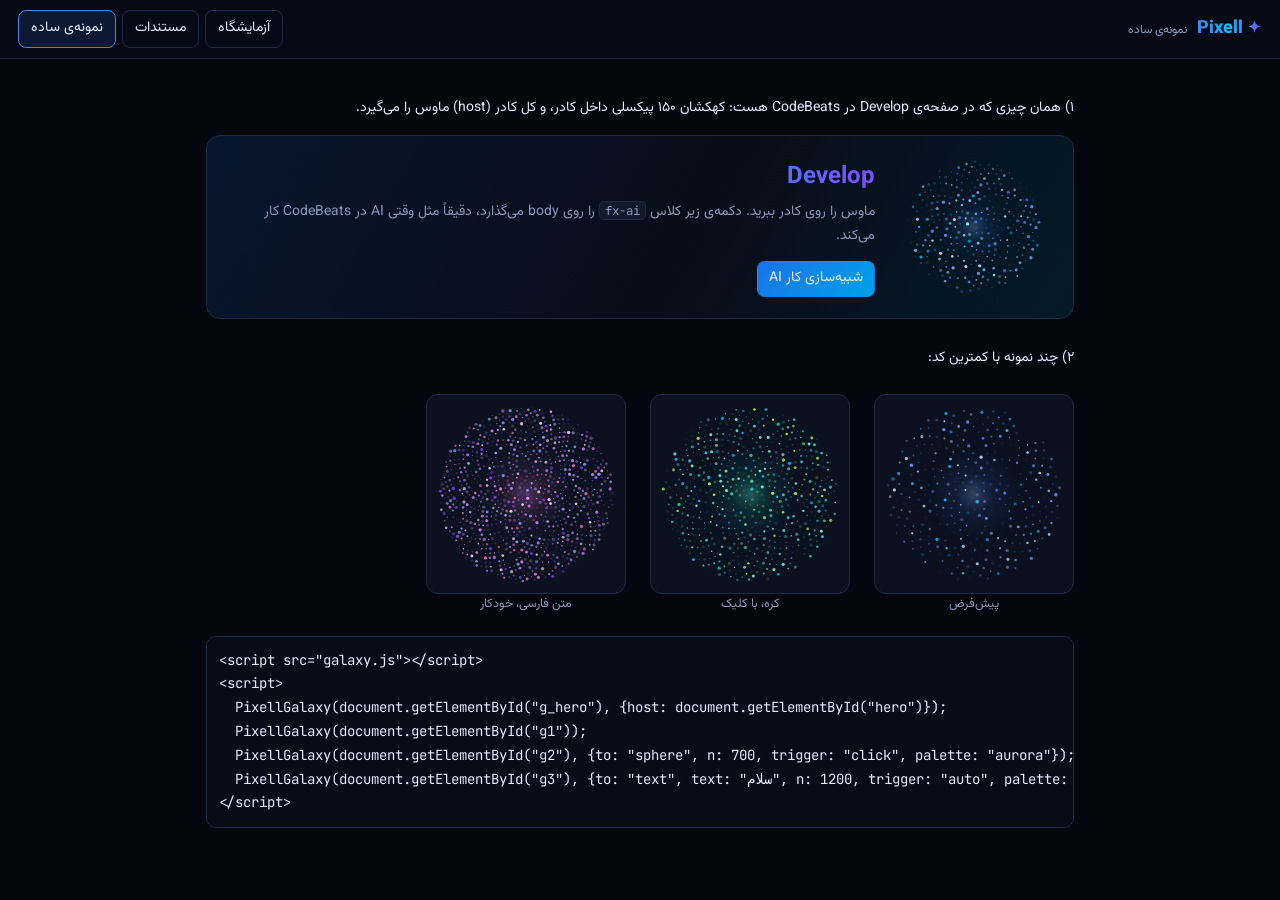
<file: example.html>
<!doctype html>
<html lang="fa" dir="rtl">
<head>
<meta charset="utf-8">
<meta name="viewport" content="width=device-width,initial-scale=1">
<title>Pixell Minimal Example</title>
<link rel="stylesheet" href="style.css">
<style>
 .wrap{max-width:900px;margin:0 auto;padding:24px 16px}
 /* the hero box, same idea as the CodeBeats static/ds.css lines 328-339 */
 .hero{display:flex;align-items:center;gap:24px;padding:16px 24px;border:1px solid var(--line);border-radius:14px;
  background:linear-gradient(120deg,rgba(26,115,232,.14),rgba(12,17,32,.6) 55%,rgba(0,194,255,.1))}
 .hero canvas{width:150px;height:150px;flex:none;cursor:crosshair;display:block}
 .hero h1{font-size:24px;margin:0}
 .hero p{color:var(--muted);margin:4px 0 12px}
 .row{display:flex;gap:24px;flex-wrap:wrap;margin-top:24px}
 .row figure{margin:0;text-align:center;color:var(--muted);font-size:12.5px}
 .row canvas{width:200px;height:200px;display:block;background:var(--surface);border:1px solid var(--line);border-radius:12px}
 @media(max-width:600px){.hero{flex-direction:column;text-align:center}}
</style>
</head>
<body>
<header class="top">
 <div class="brand"><span class="grad">✦ Pixell</span><small>نمونه‌ی ساده</small></div>
 <nav><a href="index.html">آزمایشگاه</a><a href="docs.html">مستندات</a><a class="on" href="example.html">نمونه‌ی ساده</a></nav>
</header>
<div class="wrap">
 <p>۱) همان چیزی که در صفحه‌ی Develop در CodeBeats هست: کهکشان ۱۵۰ پیکسلی داخل کادر، و کل کادر (host) ماوس را می‌گیرد.</p>
 <div class="hero" id="hero">
  <canvas id="g_hero" aria-hidden="true"></canvas>
  <div>
   <h1 class="grad">Develop</h1>
   <p>ماوس را روی کادر ببرید. دکمه‌ی زیر کلاس <code>fx-ai</code> را روی body می‌گذارد، دقیقاً مثل وقتی AI در CodeBeats کار می‌کند.</p>
   <button class="btn primary" id="ai">شبیه‌سازی کار AI</button>
  </div>
 </div>

 <p style="margin-top:28px">۲) چند نمونه با کمترین کد:</p>
 <div class="row">
  <figure><canvas id="g1"></canvas>پیش‌فرض</figure>
  <figure><canvas id="g2"></canvas>کره، با کلیک</figure>
  <figure><canvas id="g3"></canvas>متن فارسی، خودکار</figure>
 </div>
 <pre dir="ltr" style="background:#080c18;border:1px solid var(--line);border-radius:10px;padding:12px;margin-top:20px;overflow-x:auto">&lt;script src="galaxy.js"&gt;&lt;/script&gt;
&lt;script&gt;
  PixellGalaxy(document.getElementById("g_hero"), {host: document.getElementById("hero")});
  PixellGalaxy(document.getElementById("g1"));
  PixellGalaxy(document.getElementById("g2"), {to: "sphere", n: 700, trigger: "click", palette: "aurora"});
  PixellGalaxy(document.getElementById("g3"), {to: "text", text: "سلام", n: 1200, trigger: "auto", palette: "nebula", order: "sweep"});
&lt;/script&gt;</pre>
</div>
<script src="galaxy.js"></script>
<script>
  PixellGalaxy(document.getElementById("g_hero"), {host: document.getElementById("hero")});
  PixellGalaxy(document.getElementById("g1"));
  PixellGalaxy(document.getElementById("g2"), {to: "sphere", n: 700, trigger: "click", palette: "aurora"});
  PixellGalaxy(document.getElementById("g3"), {to: "text", text: "سلام", n: 1200, trigger: "auto", palette: "nebula", order: "sweep"});
  document.getElementById("ai").onclick = function () {
    const on = document.body.classList.toggle("fx-ai");
    this.textContent = on ? "توقف AI" : "شبیه‌سازی کار AI";
  };
</script>
</body>
</html>
</file>
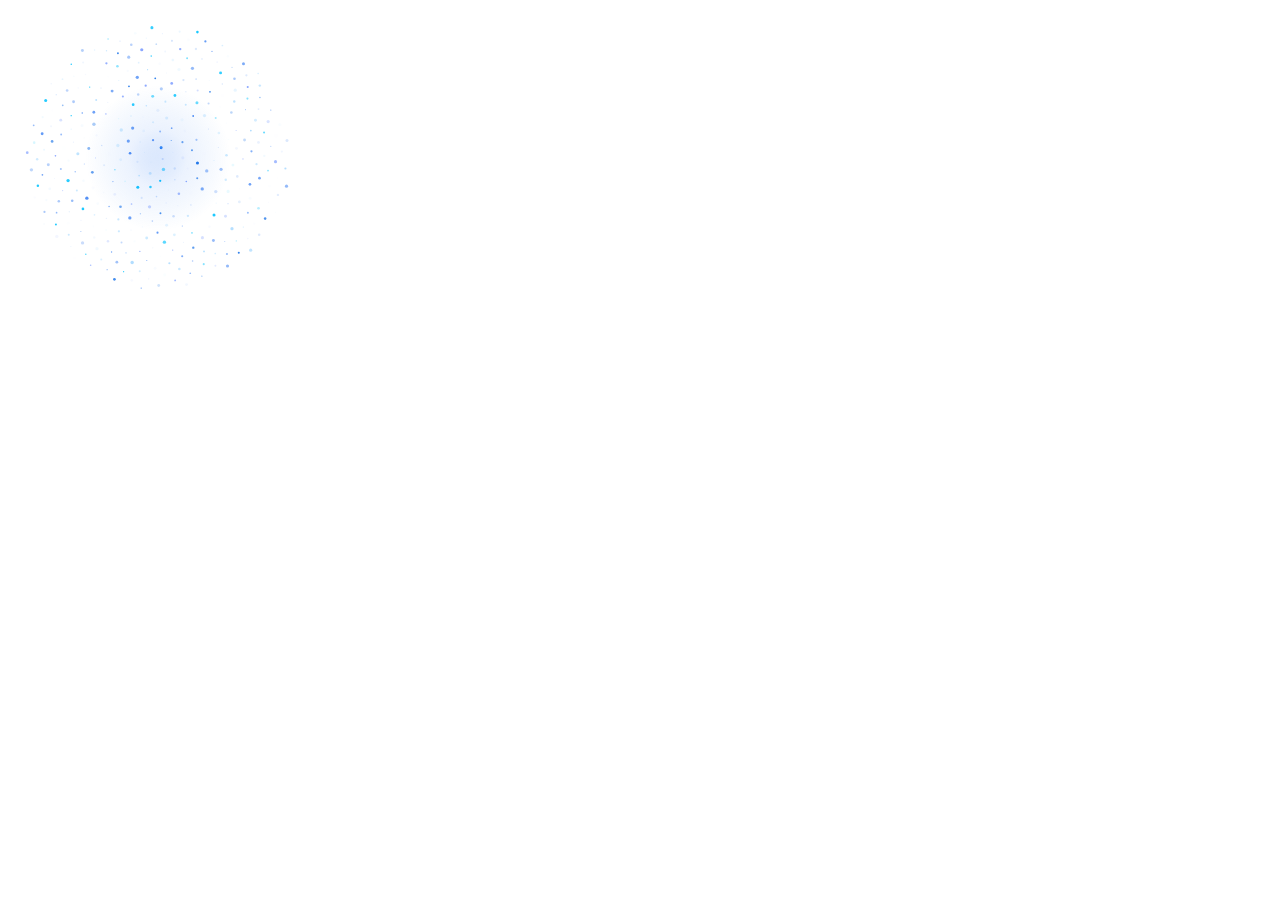
<file: test.html>
<!DOCTYPE html>
<html lang="en">
<head>
  <meta charset="UTF-8">
  <meta name="viewport" content="width=device-width, initial-scale=1.0">
  <title>Document</title>
</head>
<body>

  <canvas id="galaxy" style="width:300px;height:300px"></canvas>
<script src="galaxy.js"></script>
<script>
  PixellGalaxy(document.getElementById("galaxy"), {});
</script>
  
</body>
</html>
</file>
<file: style.css>
@import url("https://fonts.googleapis.com/css2?family=Vazirmatn:wght@400;600;800&family=JetBrains+Mono:wght@400;600&display=swap");
:root{
 --bg:#05070f;--surface:#0c1120;--surface-2:#121a2e;--line:#1f2a44;--fg:#e6ecff;--muted:#8b97b8;
 --accent:#4285f4;--accent-2:#00c2ff;--accent-3:#7c4dff;--ok:#34d399;
 --font:"Vazirmatn",Tahoma,system-ui,sans-serif;--mono:"JetBrains Mono",Consolas,monospace;
 color-scheme:dark}
*{box-sizing:border-box}
html,body{margin:0;height:100%}
body{background:var(--bg);color:var(--fg);font-family:var(--font);font-size:14px;line-height:1.7}
a{color:var(--accent-2)}
code,pre,kbd{font-family:var(--mono);direction:ltr;unicode-bidi:isolate}
code{background:var(--surface-2);border:1px solid var(--line);border-radius:5px;padding:0 5px;font-size:.88em}
.grad{background:linear-gradient(90deg,#4285f4,#00c2ff,#7c4dff);-webkit-background-clip:text;background-clip:text;color:transparent}

/* top bar */
.top{display:flex;align-items:center;gap:16px;padding:10px 18px;border-bottom:1px solid var(--line);background:rgba(8,12,24,.8);backdrop-filter:blur(12px);position:sticky;top:0;z-index:5}
.brand{font-weight:800;font-size:18px;display:flex;align-items:baseline;gap:10px}
.brand small{font-weight:400;font-size:12px;color:var(--muted)}
.top nav{margin-inline-start:auto;display:flex;gap:6px}
.top nav a{color:var(--fg);text-decoration:none;padding:6px 12px;border-radius:8px;border:1px solid var(--line)}
.top nav a:hover,.top nav a.on{border-color:var(--accent);background:rgba(66,133,244,.12)}

/* buttons and inputs */
.btn{font:inherit;color:var(--fg);background:var(--surface-2);border:1px solid var(--line);border-radius:8px;padding:5px 11px;cursor:pointer}
.btn:hover{border-color:var(--accent)}
.btn.primary{background:linear-gradient(135deg,#1a73e8,#00a2e8);border-color:transparent}
.btn:focus-visible,select:focus-visible,input:focus-visible{outline:2px solid var(--accent-2);outline-offset:1px}
select,input[type=text],input[type=number]{font:inherit;color:var(--fg);background:var(--bg);border:1px solid var(--line);border-radius:7px;padding:3px 8px;min-width:0}
input[type=range]{width:100%;accent-color:var(--accent)}
input[type=color]{width:36px;height:26px;border:1px solid var(--line);border-radius:6px;background:none;padding:0}

/* playground layout */
.lab{display:grid;grid-template-columns:minmax(0,1fr) 360px;height:calc(100vh - 53px)}
.stage{position:relative;overflow:hidden;display:grid;place-items:center;background:radial-gradient(ellipse at center,#0b1430 0,var(--stage-bg,#05070f) 70%)}
.stage canvas{width:100%;height:100%;display:block;cursor:crosshair}
.stage.small canvas{width:150px;height:150px}
.stage.small::before{content:"اندازه‌ی واقعی در CodeBeats (150×150)";position:absolute;top:calc(50% - 105px);color:var(--muted);font-size:12px}
.hud{position:absolute;inset-inline-start:12px;bottom:12px;font-family:var(--mono);font-size:11.5px;color:var(--muted);background:rgba(5,7,15,.6);border:1px solid var(--line);border-radius:8px;padding:6px 10px;direction:ltr;pointer-events:none;white-space:pre}
.hud .bar{display:inline-block;width:80px;height:6px;border-radius:3px;background:var(--line);vertical-align:middle;overflow:hidden}
.hud .bar i{display:block;height:100%;background:linear-gradient(90deg,#4285f4,#00c2ff)}
.hint{position:absolute;top:12px;inset-inline:0;text-align:center;color:var(--muted);font-size:12.5px;pointer-events:none}
.stage-tools{position:absolute;top:10px;inset-inline-end:12px;display:flex;gap:6px}

.panel{border-inline-start:1px solid var(--line);background:var(--surface);overflow-y:auto;padding:12px 14px 40px}
.panel h4{margin:16px 0 6px;font-size:12px;letter-spacing:.02em;color:var(--accent-2);display:flex;align-items:center;gap:8px}
.panel h4::after{content:"";flex:1;height:1px;background:var(--line)}
.presets{display:flex;flex-wrap:wrap;gap:6px}
.presets .btn{font-size:12.5px;padding:4px 9px}
.presets .btn.on{border-color:var(--accent-2);background:rgba(0,194,255,.12)}
.actions{display:flex;flex-wrap:wrap;gap:6px}
.ctl{display:grid;grid-template-columns:118px minmax(0,1fr) 52px;align-items:center;gap:8px;padding:3px 0}
.ctl label{font-size:12.5px;color:#c9d3f0;overflow:hidden;text-overflow:ellipsis;white-space:nowrap}
.ctl output{font-family:var(--mono);font-size:11.5px;color:var(--muted);text-align:end;direction:ltr}
.ctl.wide{grid-template-columns:118px minmax(0,1fr)}
.ctl[hidden]{display:none}
.tip{font-size:11.5px;color:var(--muted);margin:2px 0 4px;line-height:1.6}
.toast{position:fixed;bottom:18px;left:50%;transform:translateX(-50%) translateY(20px);opacity:0;background:var(--surface-2);border:1px solid var(--accent);padding:8px 16px;border-radius:10px;transition:.25s;z-index:20;pointer-events:none}
.toast.on{opacity:1;transform:translateX(-50%)}

@media(max-width:860px){
 .lab{grid-template-columns:1fr;height:auto}
 .stage{height:62vh}
 .panel{border-inline-start:0;border-top:1px solid var(--line)}
 .top{flex-wrap:wrap}.brand small{display:none}
}

/* docs */
.doc{max-width:900px;margin:0 auto;padding:24px 16px 80px}
.doc h1{font-size:30px;margin:10px 0 4px}
.doc h2{font-size:21px;margin:44px 0 10px;padding-top:12px;border-top:1px solid var(--line)}
.doc h3{font-size:16px;margin:24px 0 6px;color:#c9d3f0}
.doc p,.doc li{color:#cfd7ef}
.doc .lead{color:var(--muted);font-size:15px}
.doc pre{background:#080c18;border:1px solid var(--line);border-radius:10px;padding:12px 14px;overflow-x:auto;font-size:12.5px;line-height:1.6;text-align:left}
.doc pre .c{color:#6b7a9e}
.doc table{width:100%;border-collapse:collapse;font-size:13px;margin:10px 0}
.doc th,.doc td{border:1px solid var(--line);padding:6px 8px;text-align:start;vertical-align:top}
.doc th{background:var(--surface-2)}
.doc td code{white-space:nowrap}
.toc{background:var(--surface);border:1px solid var(--line);border-radius:12px;padding:10px 18px;columns:2;column-gap:30px;font-size:13.5px}
.toc a{text-decoration:none}
.note{border:1px solid var(--line);border-inline-start:3px solid var(--accent-2);background:var(--surface);border-radius:8px;padding:10px 14px;margin:12px 0}
.formula{font-family:var(--mono);direction:ltr;text-align:center;background:var(--surface);border:1px dashed var(--line);border-radius:8px;padding:10px;margin:10px 0;color:#bcd2ff}
.demo{display:grid;grid-template-columns:260px minmax(0,1fr);gap:16px;align-items:center;background:var(--surface);border:1px solid var(--line);border-radius:12px;padding:12px;margin:14px 0}
.demo canvas{width:260px;height:260px;display:block;background:radial-gradient(circle,#0b1430 0,#05070f 75%);border-radius:10px;cursor:crosshair}
.demo .ctl{grid-template-columns:110px minmax(0,1fr) 52px}
.demo .cap{font-size:12.5px;color:var(--muted);margin-bottom:6px}
.flow{display:flex;flex-wrap:wrap;gap:8px;align-items:center;justify-content:center;margin:14px 0}
.flow span{background:var(--surface-2);border:1px solid var(--line);border-radius:8px;padding:6px 10px;font-size:12.5px}
.flow b{color:var(--muted);font-weight:400}
@media(max-width:700px){.demo{grid-template-columns:1fr}.demo canvas{margin:auto}.toc{columns:1}}
</file>
